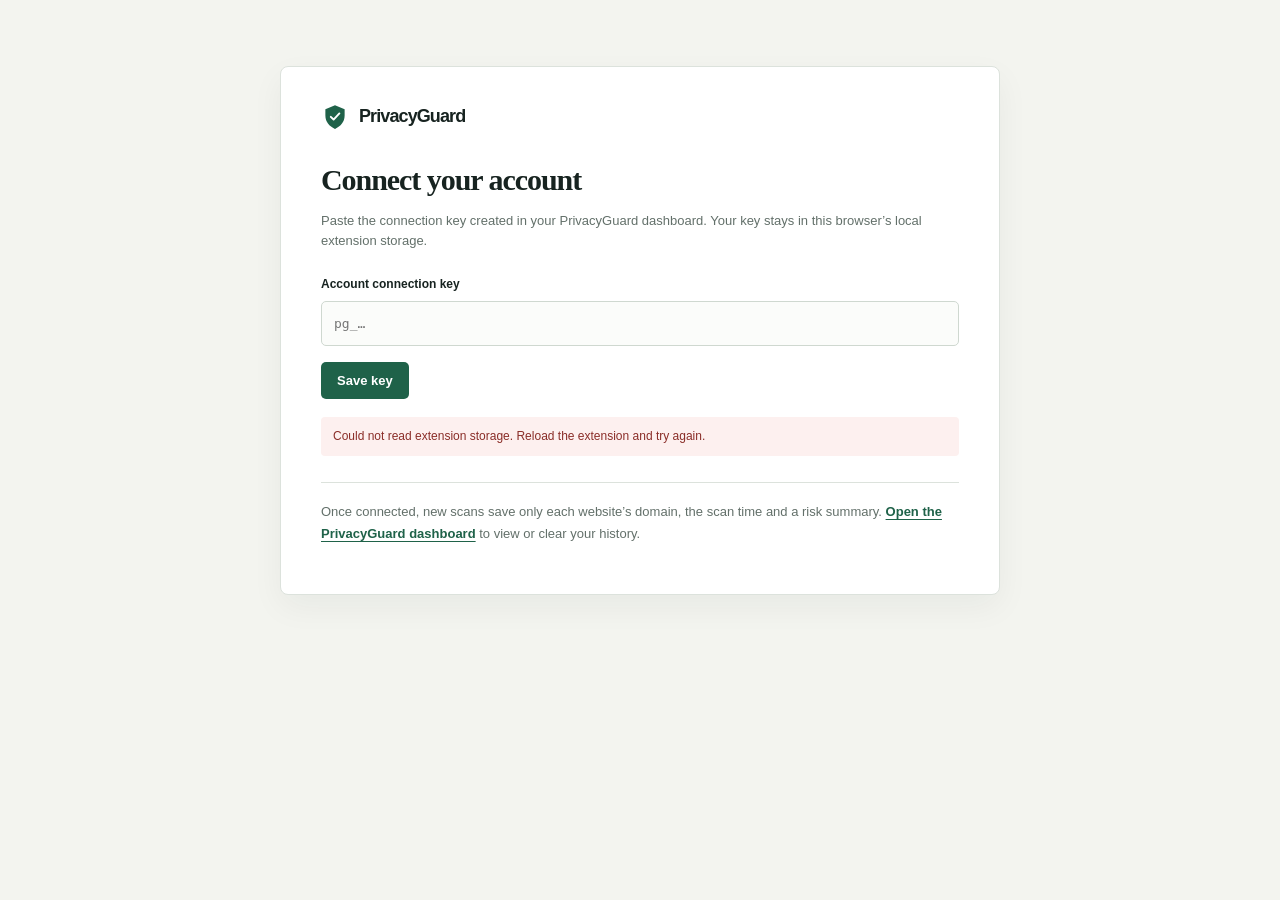
<file: extension/options.html>
<!doctype html>
<html lang="en">
<head>
  <meta charset="utf-8">
  <meta name="viewport" content="width=device-width, initial-scale=1">
  <title>PrivacyGuard settings</title>
  <style>
    :root{color-scheme:light;--ground:#f3f4ef;--paper:#fff;--ink:#172320;--muted:#63706a;--line:#dce2dc;--green:#1f6249;--green-dark:#194c3a}
    *{box-sizing:border-box}body{margin:0;background:var(--ground);color:var(--ink);font:15px/1.55 "Segoe UI",Arial,sans-serif;min-height:100vh;padding:24px;-webkit-font-smoothing:antialiased}
    :focus-visible{outline:3px solid #6b9b80;outline-offset:3px}.settings{max-width:720px;margin:42px auto;background:#fff;border:1px solid var(--line);border-radius:8px;padding:36px 40px;box-shadow:0 12px 32px #1c2d230d}
    .brand{display:flex;align-items:center;gap:10px;text-decoration:none;color:var(--ink);font-weight:750;font-size:18px;letter-spacing:-.05em}.brand svg{width:28px;height:28px;fill:var(--green)}.brand svg path+path{fill:none;stroke:#fff;stroke-width:2.2;stroke-linecap:round;stroke-linejoin:round}
    h1{font:700 30px/1.15 Georgia,"Times New Roman",serif;letter-spacing:-.035em;margin:32px 0 8px}.intro,.help{color:var(--muted);font-size:13px}.field{margin-top:24px}label{display:block;font-size:12px;font-weight:700;margin-bottom:8px}input{width:100%;height:45px;border:1px solid #cfd8d0;border-radius:5px;padding:0 12px;background:#fbfcfa;color:var(--ink);font:13px ui-monospace,Consolas,monospace}input:focus{border-color:var(--green);outline:2px solid #c9ddd0}
    button{border:0;border-radius:5px;padding:11px 16px;font:700 13px "Segoe UI",Arial,sans-serif;cursor:pointer}.save{background:var(--green);color:#fff;margin-top:16px}.save:hover{background:var(--green-dark)}.clear{background:transparent;color:#8f3b34;border:1px solid #d9b6b2;margin:0 0 0 9px}.clear:hover{background:#faeeec}.state{margin:18px 0 0;padding:10px 12px;border-radius:4px;background:#e7f0e9;color:var(--green);font-size:12px}.state.error{background:#fdf0ef;color:#8a2d28}.help{border-top:1px solid var(--line);padding-top:18px;margin-top:26px;line-height:1.7}.help a{color:var(--green);font-weight:600;text-underline-offset:3px}
    @media(max-width:540px){body{padding:12px}.settings{margin:18px auto;padding:26px 21px}h1{font-size:27px}}
  </style>
</head>
<body>
  <main class="settings">
    <a class="brand" href="http://localhost:8000/" target="_blank" rel="noreferrer">
      <svg viewBox="0 0 32 32" aria-hidden="true"><path d="M16 2.7 27 7v7.4c0 7.2-4.4 12.3-11 15.2C9.4 26.7 5 21.6 5 14.4V7l11-4.3Z"/><path d="m11.2 15.8 3.2 3.1 6.6-7"/></svg>
      <span>PrivacyGuard</span>
    </a>
    <h1>Connect your account</h1>
    <p class="intro">Paste the connection key created in your PrivacyGuard dashboard. Your key stays in this browser’s local extension storage.</p>
    <form id="settings-form">
      <div class="field"><label for="api-key">Account connection key</label><input id="api-key" type="password" autocomplete="off" spellcheck="false" placeholder="pg_…" required></div>
      <button class="save" type="submit">Save key</button>
      <button class="clear" id="clear-key" type="button" hidden>Disconnect</button>
    </form>
    <p class="state" id="state" role="status" hidden></p>
    <p class="help">Once connected, new scans save only each website’s domain, the scan time and a risk summary. <a href="http://localhost:8000/" target="_blank" rel="noreferrer">Open the PrivacyGuard dashboard</a> to view or clear your history.</p>
  </main>
  <script type="module" src="options.js"></script>
</body>
</html>
</file>
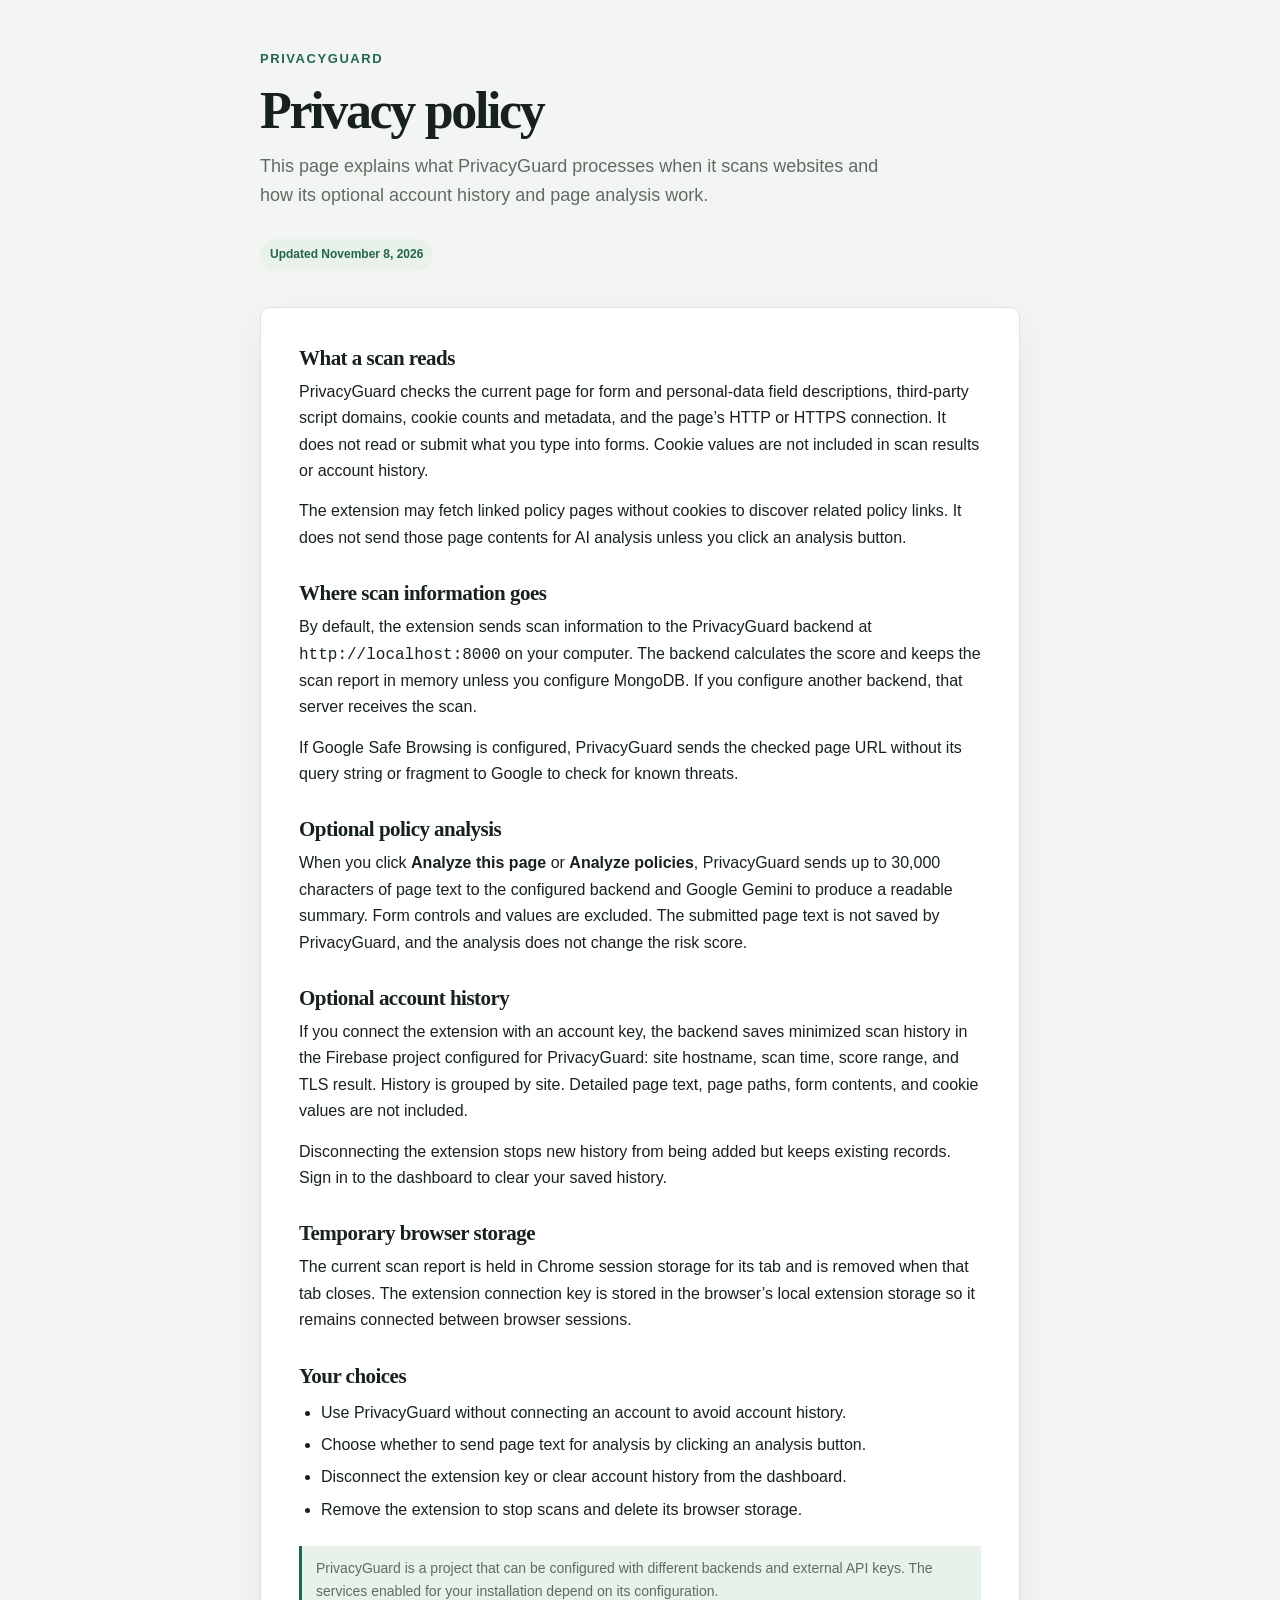
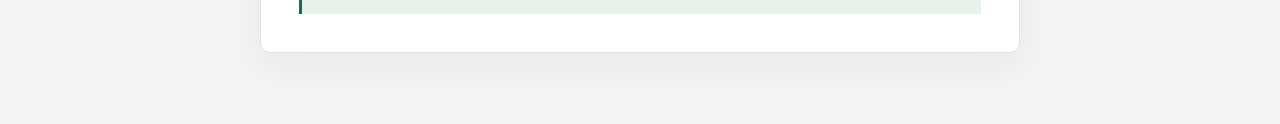
<file: extension/privacy.html>
<!doctype html>
<html lang="en">
<head>
  <meta charset="utf-8">
  <meta name="viewport" content="width=device-width, initial-scale=1">
  <meta name="color-scheme" content="light dark">
  <title>PrivacyGuard privacy policy</title>
  <style>
    :root{color-scheme:light dark;--bg:#f3f5f2;--card:#fff;--ink:#18221d;--muted:#5e6c64;--line:#dce3dd;--green:#24664d;--soft:#e8f1ea;font:16px/1.65 "Segoe UI",Arial,sans-serif}
    @media(prefers-color-scheme:dark){:root{--bg:#111714;--card:#19221d;--ink:#e7eee9;--muted:#a4b0a8;--line:#334139;--green:#8fc9a5;--soft:#233a2d}}
    *{box-sizing:border-box}body{margin:0;background:var(--bg);color:var(--ink)}main{width:min(760px,calc(100% - 36px));margin:48px auto 72px}.brand{color:var(--green);font-size:13px;font-weight:700;letter-spacing:.12em;text-transform:uppercase}h1{font:700 clamp(34px,7vw,52px)/1.08 Georgia,"Times New Roman",serif;letter-spacing:-.045em;margin:12px 0} .lede{color:var(--muted);font-size:18px;max-width:650px;margin:0 0 28px}.updated{display:inline-block;padding:6px 10px;border-radius:999px;background:var(--soft);color:var(--green);font-size:12px;font-weight:600}.card{background:var(--card);border:1px solid var(--line);border-radius:10px;padding:clamp(22px,5vw,38px);box-shadow:0 14px 36px rgb(20 40 25 / 5%)}h2{font:700 21px Georgia,"Times New Roman",serif;letter-spacing:-.025em;margin:30px 0 8px}h2:first-child{margin-top:0}p,ul{margin:0 0 14px}ul{padding-left:22px}li{padding:3px 0}a{color:var(--green);text-underline-offset:3px}.note{border-left:3px solid var(--green);padding:11px 14px;background:var(--soft);color:var(--muted);font-size:14px;margin:20px 0 0}
  </style>
</head>
<body>
  <main>
    <p class="brand">PrivacyGuard</p>
    <h1>Privacy policy</h1>
    <p class="lede">This page explains what PrivacyGuard processes when it scans websites and how its optional account history and page analysis work.</p>
    <p class="updated">Updated November 8, 2026</p>

    <article class="card" style="margin-top:22px">
      <h2>What a scan reads</h2>
      <p>PrivacyGuard checks the current page for form and personal-data field descriptions, third-party script domains, cookie counts and metadata, and the page’s HTTP or HTTPS connection. It does not read or submit what you type into forms. Cookie values are not included in scan results or account history.</p>
      <p>The extension may fetch linked policy pages without cookies to discover related policy links. It does not send those page contents for AI analysis unless you click an analysis button.</p>

      <h2>Where scan information goes</h2>
      <p>By default, the extension sends scan information to the PrivacyGuard backend at <code>http://localhost:8000</code> on your computer. The backend calculates the score and keeps the scan report in memory unless you configure MongoDB. If you configure another backend, that server receives the scan.</p>
      <p>If Google Safe Browsing is configured, PrivacyGuard sends the checked page URL without its query string or fragment to Google to check for known threats.</p>

      <h2>Optional policy analysis</h2>
      <p>When you click <strong>Analyze this page</strong> or <strong>Analyze policies</strong>, PrivacyGuard sends up to 30,000 characters of page text to the configured backend and Google Gemini to produce a readable summary. Form controls and values are excluded. The submitted page text is not saved by PrivacyGuard, and the analysis does not change the risk score.</p>

      <h2>Optional account history</h2>
      <p>If you connect the extension with an account key, the backend saves minimized scan history in the Firebase project configured for PrivacyGuard: site hostname, scan time, score range, and TLS result. History is grouped by site. Detailed page text, page paths, form contents, and cookie values are not included.</p>
      <p>Disconnecting the extension stops new history from being added but keeps existing records. Sign in to the dashboard to clear your saved history.</p>

      <h2>Temporary browser storage</h2>
      <p>The current scan report is held in Chrome session storage for its tab and is removed when that tab closes. The extension connection key is stored in the browser’s local extension storage so it remains connected between browser sessions.</p>

      <h2>Your choices</h2>
      <ul>
        <li>Use PrivacyGuard without connecting an account to avoid account history.</li>
        <li>Choose whether to send page text for analysis by clicking an analysis button.</li>
        <li>Disconnect the extension key or clear account history from the dashboard.</li>
        <li>Remove the extension to stop scans and delete its browser storage.</li>
      </ul>
      <p class="note">PrivacyGuard is a project that can be configured with different backends and external API keys. The services enabled for your installation depend on its configuration.</p>
    </article>
  </main>
</body>
</html>
</file>
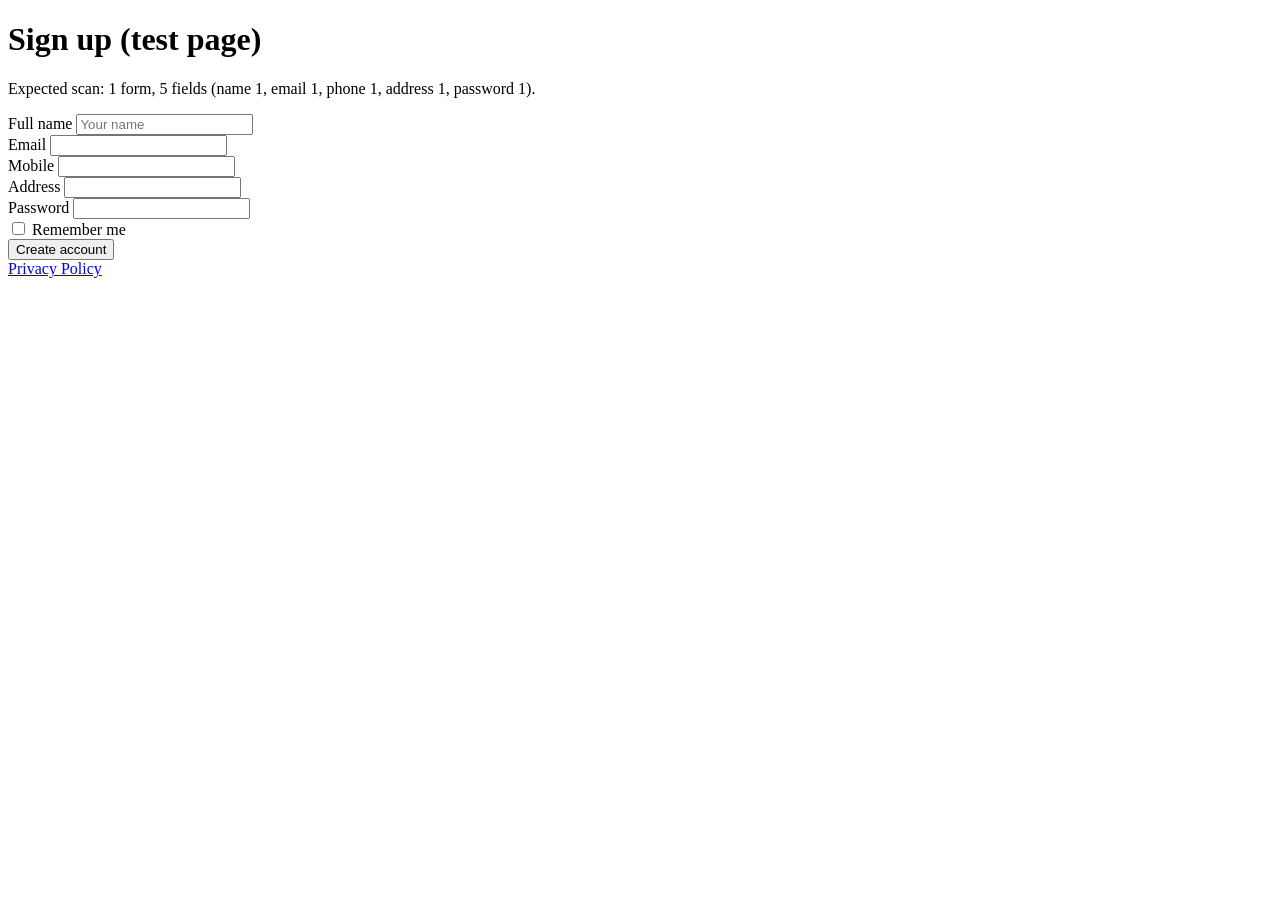
<file: test-pages/login-with-policy.html>
<!DOCTYPE html>
<html lang="en">
<head>
  <meta charset="UTF-8">
  <title>Test page: login-with-policy</title>
</head>
<body>
  <h1>Sign up (test page)</h1>
  <p>Expected scan: 1 form, 5 fields (name 1, email 1, phone 1, address 1, password 1).</p>

  <form action="#" onsubmit="return false">
    <label>Full name <input type="text" name="full_name" placeholder="Your name"></label><br>
    <label>Email <input type="email" name="user_email"></label><br>
    <label>Mobile <input type="tel" name="phone_number"></label><br>
    <label>Address <input type="text" name="street_address" autocomplete="street-address"></label><br>
    <label>Password <input type="password" name="password"></label><br>
    <input type="checkbox" name="remember"> Remember me<br>
    <button type="submit">Create account</button>
  </form>

  <footer><a href="/privacy.html">Privacy Policy</a></footer>
</body>
</html>
</file>
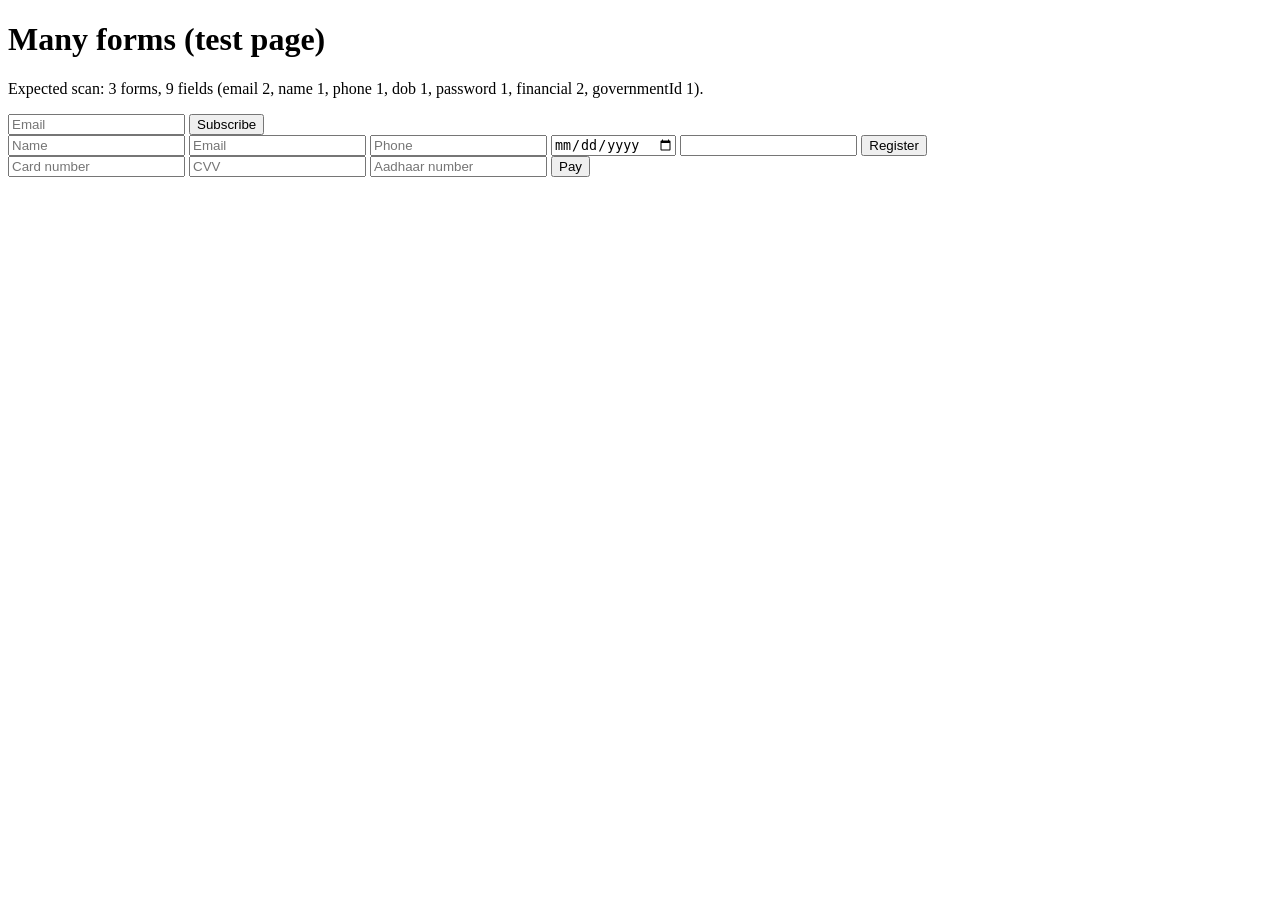
<file: test-pages/many-forms.html>
<!DOCTYPE html>
<html lang="en">
<head>
  <meta charset="UTF-8">
  <title>Test page: many-forms</title>
</head>
<body>
  <h1>Many forms (test page)</h1>
  <p>Expected scan: 3 forms, 9 fields (email 2, name 1, phone 1, dob 1, password 1, financial 2, governmentId 1).</p>

  <form onsubmit="return false">
    <input type="email" name="newsletter_email" placeholder="Email">
    <button>Subscribe</button>
  </form>

  <form onsubmit="return false">
    <input type="text" name="first_name" placeholder="Name">
    <input type="email" name="contact_email" placeholder="Email">
    <input type="tel" name="mobile" placeholder="Phone">
    <input type="date" name="dob" placeholder="Date of birth">
    <input type="password" name="password">
    <button>Register</button>
  </form>

  <form onsubmit="return false">
    <input type="text" name="card_number" placeholder="Card number" autocomplete="cc-number">
    <input type="text" name="cvv" placeholder="CVV">
    <input type="text" name="aadhaar" placeholder="Aadhaar number">
    <button>Pay</button>
  </form>
</body>
</html>
</file>
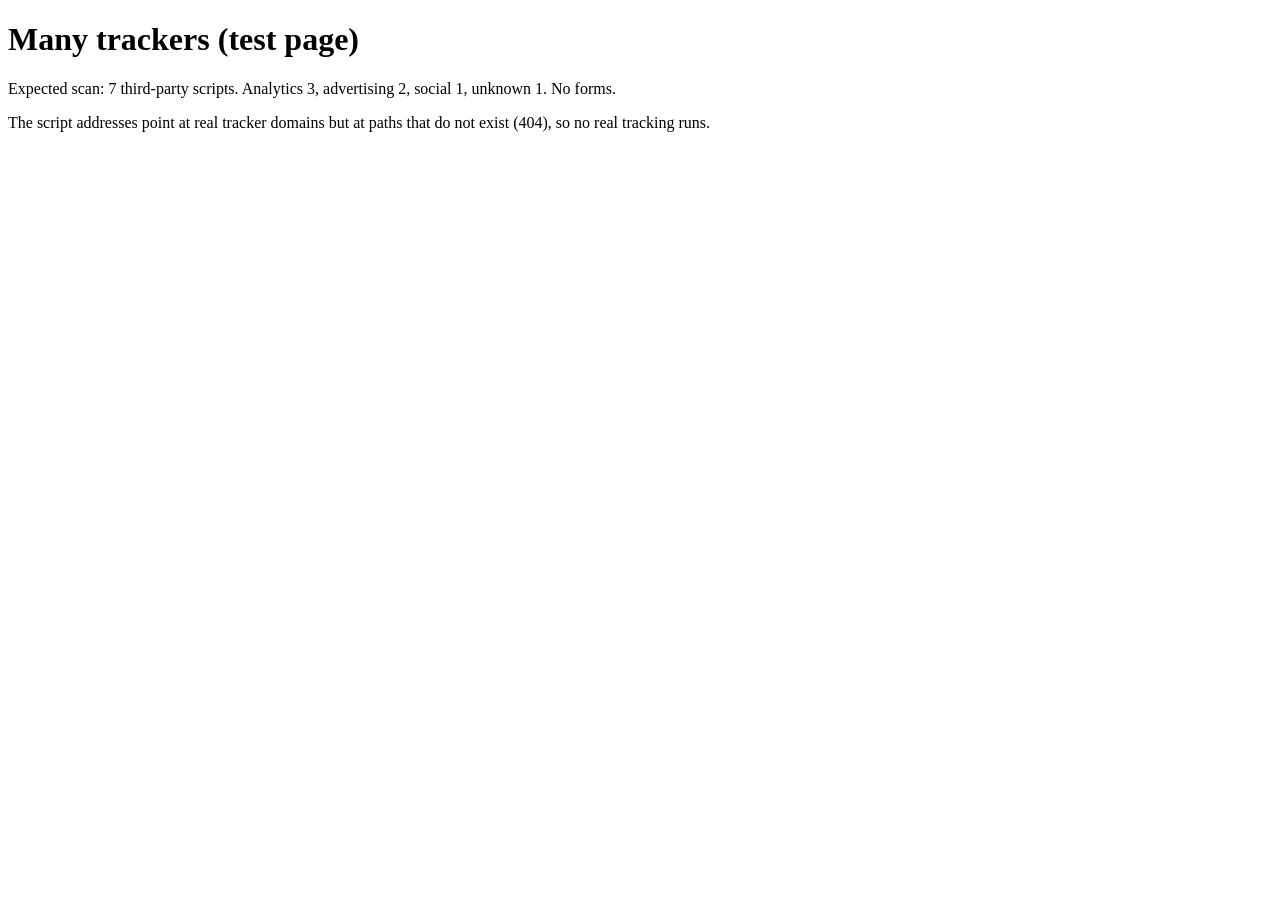
<file: test-pages/many-trackers.html>
<!DOCTYPE html>
<html lang="en">
<head>
  <meta charset="UTF-8">
  <title>Test page: many-trackers</title>
</head>
<body>
  <h1>Many trackers (test page)</h1>
  <p>Expected scan: 7 third-party scripts. Analytics 3, advertising 2, social 1, unknown 1. No forms.</p>
  <p>The script addresses point at real tracker domains but at paths that do not exist (404), so no real tracking runs.</p>

  <script src="https://www.google-analytics.com/pg-test.js" async></script>
  <script src="https://www.googletagmanager.com/pg-test.js" async></script>
  <script src="https://static.hotjar.com/pg-test.js" async></script>
  <script src="https://securepubads.g.doubleclick.net/pg-test.js" async></script>
  <script src="https://pagead2.googlesyndication.com/pg-test.js" async></script>
  <script src="https://connect.facebook.net/pg-test.js" async></script>
  <script src="https://cdn.some-unknown-site.example/pg-test.js" async></script>
</body>
</html>
</file>
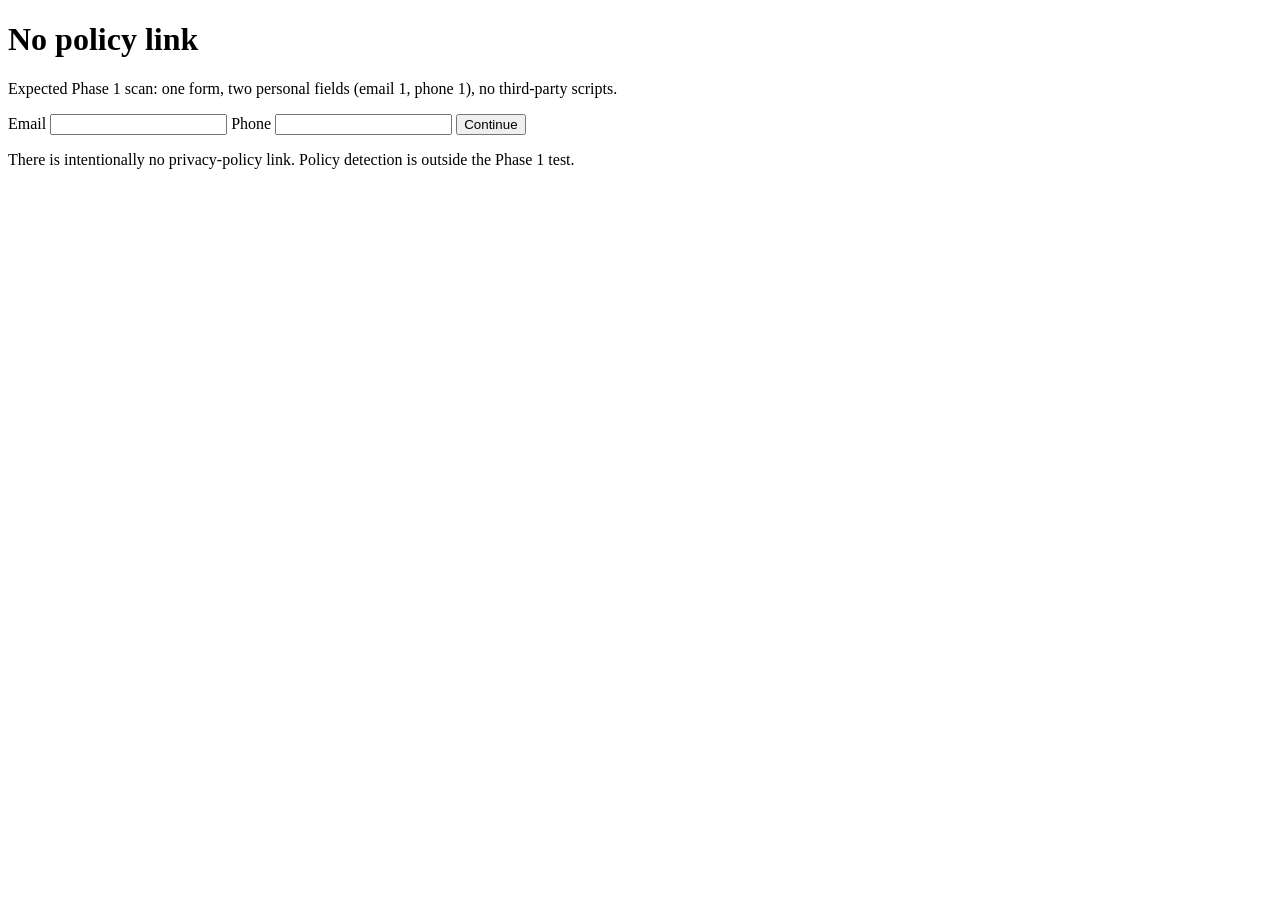
<file: test-pages/no-policy.html>
<!DOCTYPE html>
<html lang="en"><head><meta charset="UTF-8"><title>Page without policy link</title></head>
<body>
  <h1>No policy link</h1>
  <p>Expected Phase 1 scan: one form, two personal fields (email 1, phone 1), no third-party scripts.</p>
  <form onsubmit="return false">
    <label>Email <input type="email" name="email"></label>
    <label>Phone <input type="tel" name="phone"></label>
    <button type="submit">Continue</button>
  </form>
  <p>There is intentionally no privacy-policy link. Policy detection is outside the Phase 1 test.</p>
</body></html>
</file>
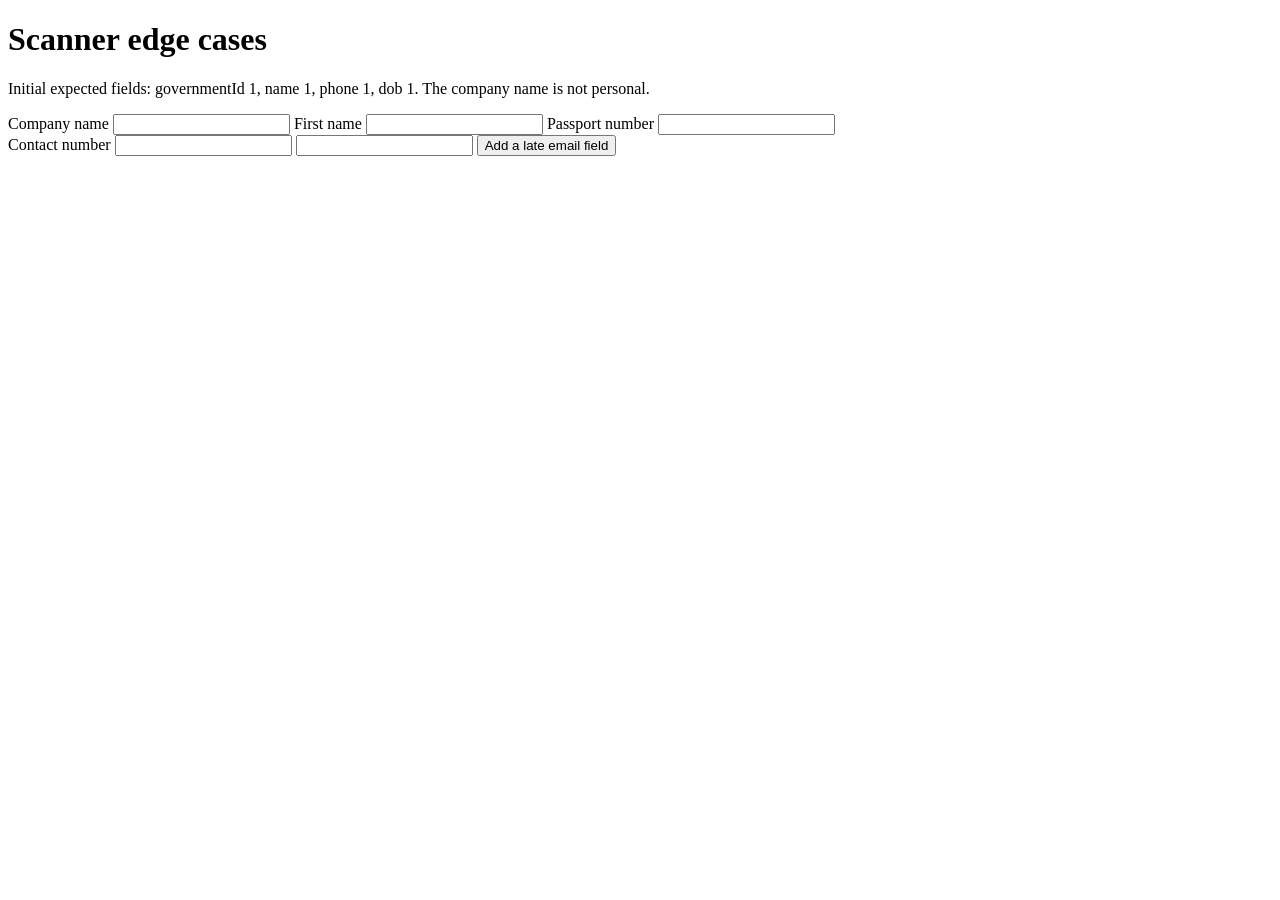
<file: test-pages/scanner-edge-cases.html>
<!DOCTYPE html>
<html lang="en">
<head>
  <meta charset="UTF-8">
  <title>Scanner edge cases</title>
</head>
<body>
  <h1>Scanner edge cases</h1>
  <p>Initial expected fields: governmentId 1, name 1, phone 1, dob 1. The company name is not personal.</p>
  <form onsubmit="return false">
    <label>Company name <input type="text" name="company_name"></label>
    <label>First name <input type="text" name="first_name"></label>
    <label>Passport number <input type="text" name="passport"></label>
  </form>
  <label>Contact number <input type="text" name="contact_number"></label>
  <input type="text" autocomplete="bday" aria-label="Birth date">
  <button id="late-field">Add a late email field</button>
  <div id="late-fields"></div>
  <script>
    document.getElementById("late-field").addEventListener("click", () => {
      const input = document.createElement("input");
      input.type = "email";
      input.name = "contact_email";
      document.getElementById("late-fields").replaceChildren(input);
    });
  </script>
</body>
</html>
</file>
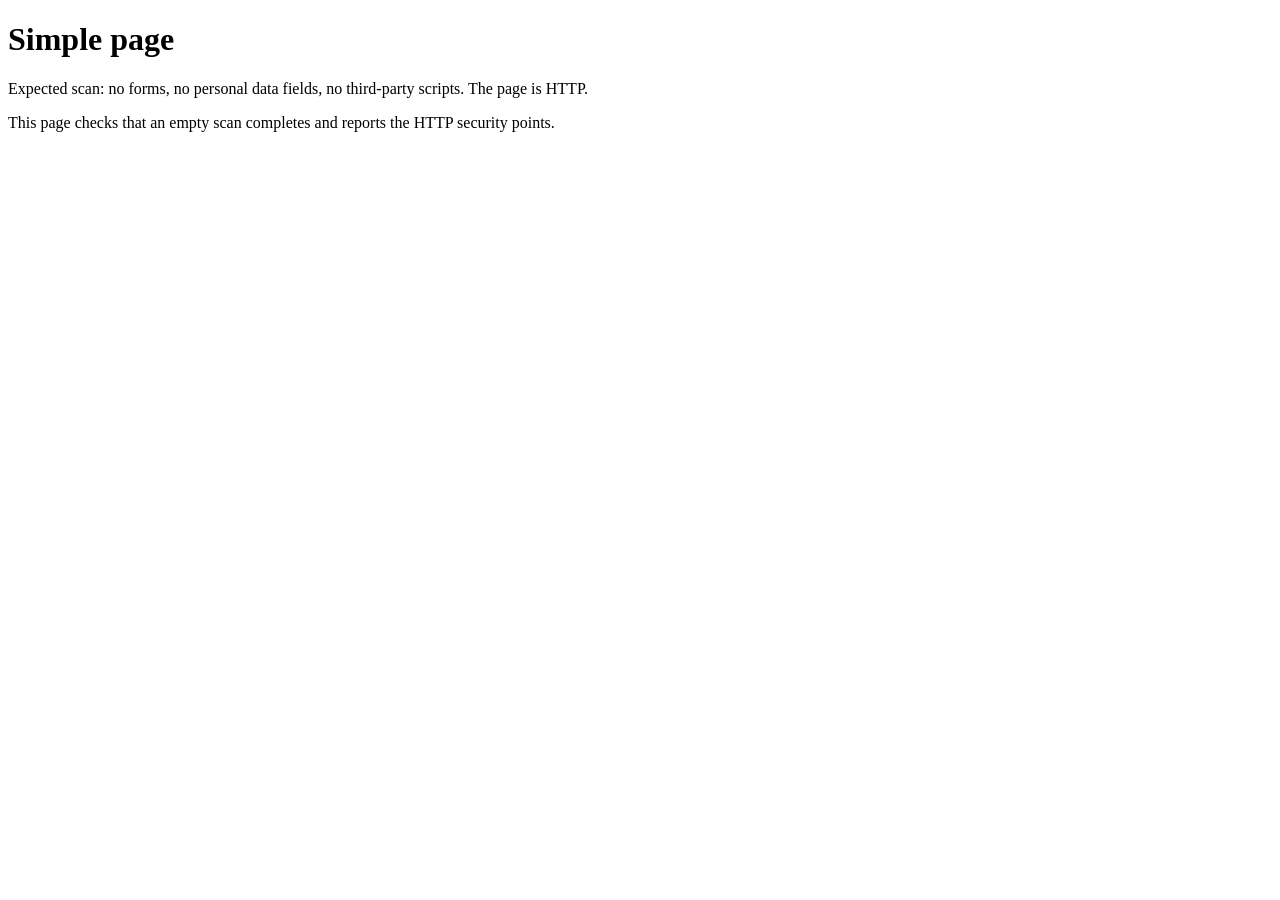
<file: test-pages/simple.html>
<!DOCTYPE html>
<html lang="en"><head><meta charset="UTF-8"><title>Simple PrivacyGuard test</title></head>
<body>
  <h1>Simple page</h1>
  <p>Expected scan: no forms, no personal data fields, no third-party scripts. The page is HTTP.</p>
  <p>This page checks that an empty scan completes and reports the HTTP security points.</p>
</body></html>
</file>
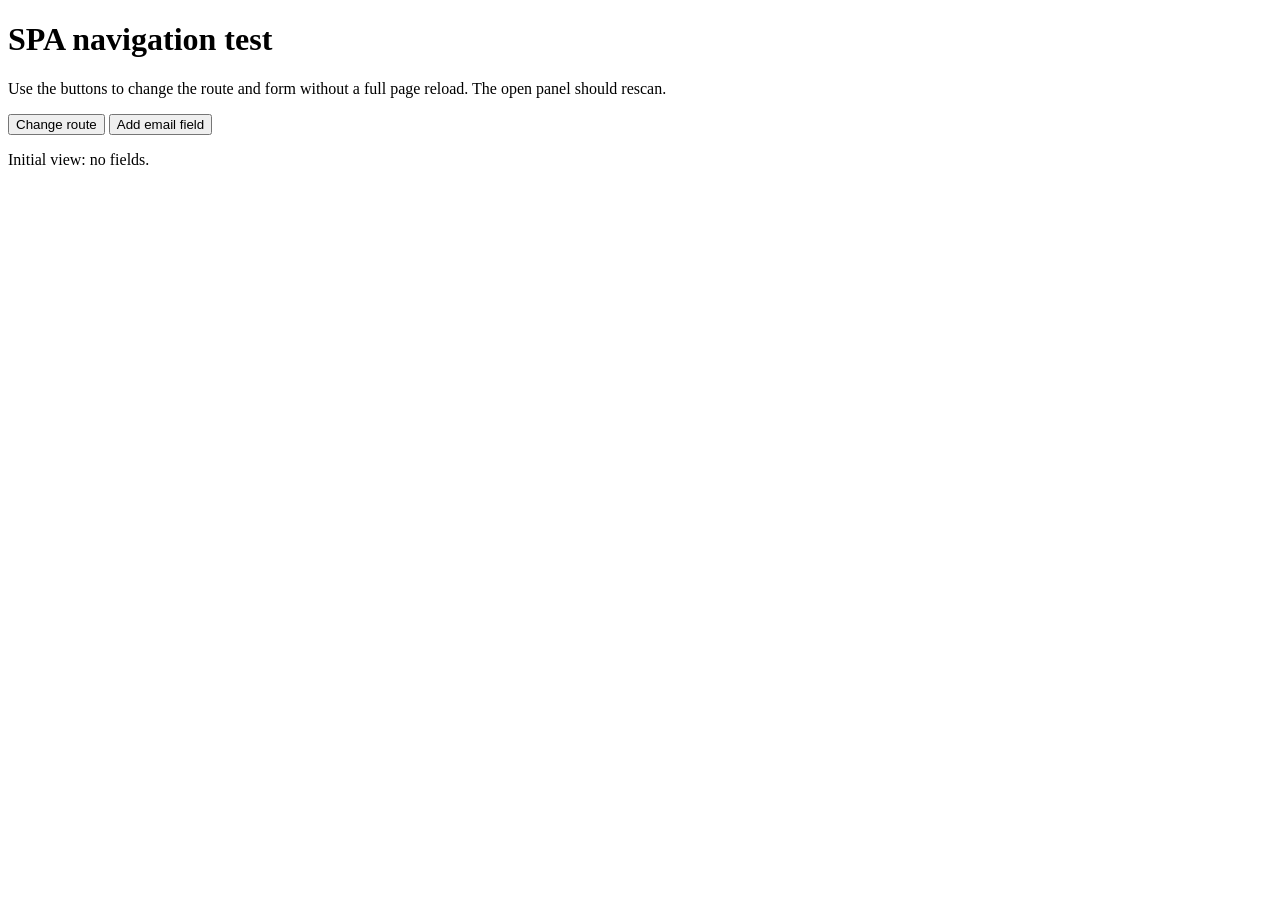
<file: test-pages/spa-navigation.html>
<!DOCTYPE html>
<html lang="en"><head><meta charset="UTF-8"><title>SPA navigation test</title></head>
<body>
  <h1>SPA navigation test</h1>
  <p>Use the buttons to change the route and form without a full page reload. The open panel should rescan.</p>
  <button id="route">Change route</button>
  <button id="content">Add email field</button>
  <main id="view"><p>Initial view: no fields.</p></main>
  <script>
    document.getElementById("route").addEventListener("click", () => {
      history.pushState({}, "", "?view=" + Date.now());
      document.querySelector("h1").textContent = "SPA route changed";
    });
    document.getElementById("content").addEventListener("click", () => {
      const form = document.createElement("form");
      form.innerHTML = '<label>Email <input type="email" name="email"></label>';
      document.getElementById("view").replaceChildren(form);
    });
  </script>
</body></html>
</file>
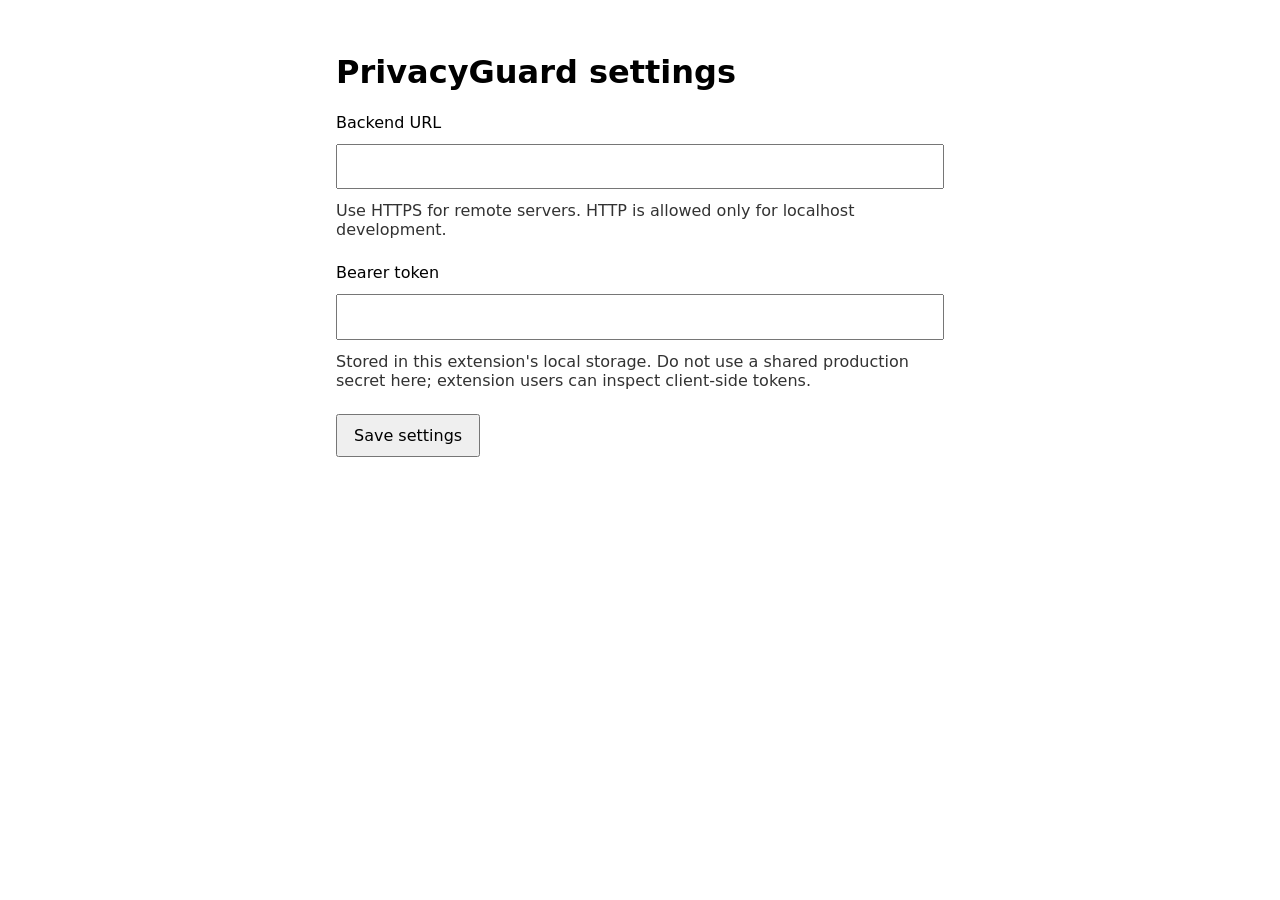
<file: extension/options/options.html>
<!doctype html>
<html lang="en">
<head>
  <meta charset="utf-8">
  <meta name="viewport" content="width=device-width, initial-scale=1">
  <title>PrivacyGuard settings</title>
  <link rel="stylesheet" href="options.css">
</head>
<body>
  <main>
    <h1>PrivacyGuard settings</h1>
    <form id="settings-form">
      <label for="backend-url">Backend URL</label>
      <input id="backend-url" name="backend-url" type="url" required autocomplete="url">
      <p>Use HTTPS for remote servers. HTTP is allowed only for localhost development.</p>

      <label for="api-token">Bearer token</label>
      <input id="api-token" name="api-token" type="password" autocomplete="new-password" spellcheck="false">
      <p>Stored in this extension's local storage. Do not use a shared production secret here; extension users can inspect client-side tokens.</p>

      <button type="submit">Save settings</button>
      <output id="status" aria-live="polite"></output>
    </form>
  </main>
  <script type="module" src="options.js"></script>
</body>
</html>
</file>
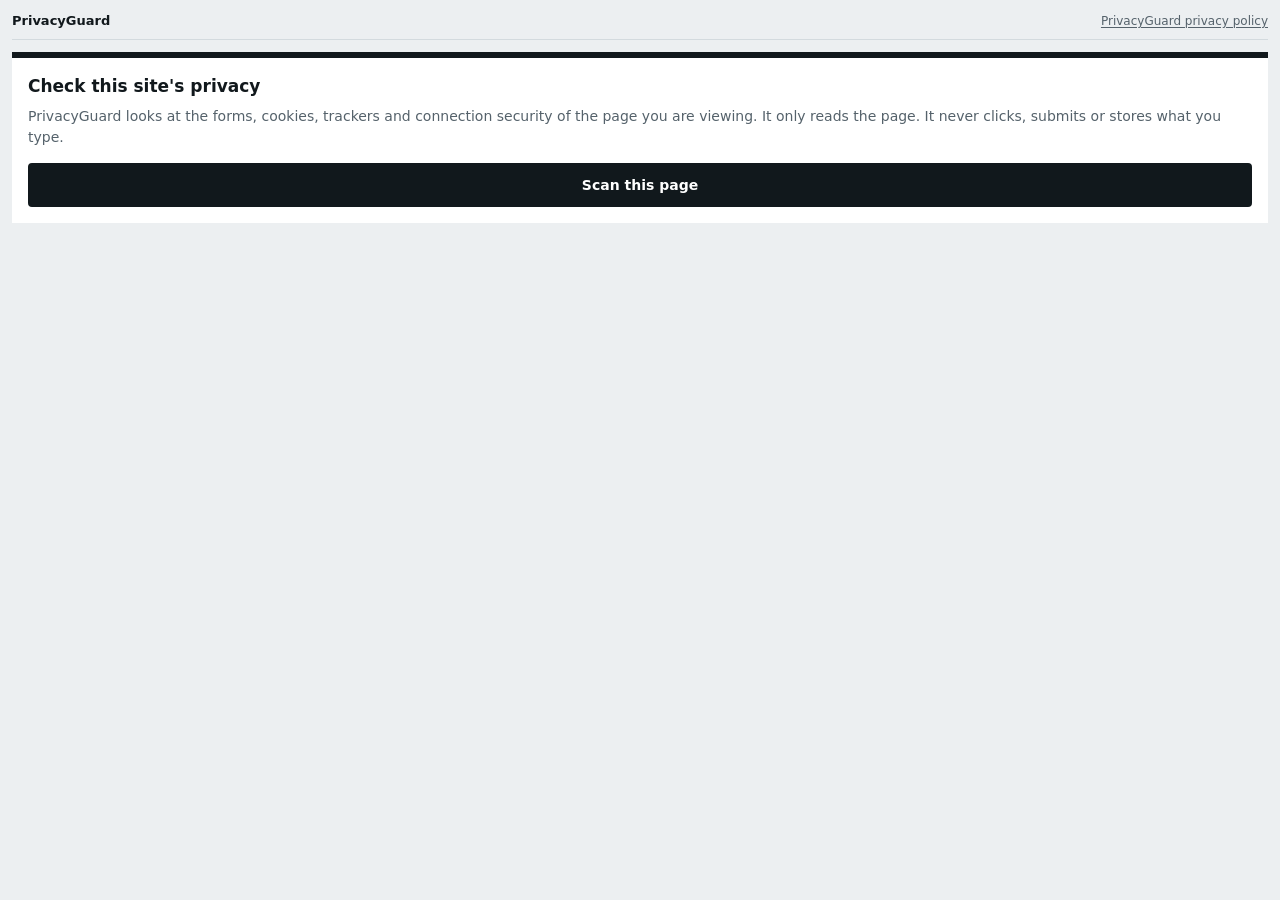
<file: extension/popup/popup.html>
<!DOCTYPE html>
<html lang="en">

<head>
  <meta charset="UTF-8" />
  <meta name="viewport" content="width=device-width, initial-scale=1.0" />
  <title>PrivacyGuard</title>
  <link rel="stylesheet" href="style.css" />
</head>

<body>
  <header class="extension-topbar">
    <span>PrivacyGuard</span>
    <a href="../privacy.html" target="_blank" rel="noopener noreferrer">PrivacyGuard privacy policy</a>
  </header>
  <!--
    Four states. Only the matching [data-view] block is visible (see style.css).
    The sample values below are placeholders. ui.js overwrites them, and popup.js sets the state.
    Step 5 (popup.js) will set the state and ui.js (Step 3) will fill every element that has an id.
  -->
  <main id="app" data-state="idle">

    <!-- 1. IDLE: before the first scan -->
    <section class="label empty" data-view="idle">
      <h2>Check this site's privacy</h2>
      <p>PrivacyGuard looks at the forms, cookies, trackers and connection security of the page you are viewing. It only
        reads the page. It never clicks, submits or stores what you type.</p>
      <div class="actions">
        <button class="btn btn-primary" id="btn-scan" type="button">Scan this page</button>
      </div>
    </section>

    <!-- 2. SCANNING: loading skeleton -->
    <section class="label" data-view="scanning" aria-live="polite" aria-busy="true">
      <h2>Scanning <span id="scanning-site">this page</span></h2>
      <p class="muted">Reading forms, cookies, trackers and the connection.</p>
      <div class="skeleton big"></div>
      <div class="skeleton"></div>
      <div class="skeleton"></div>
      <div class="skeleton"></div>
    </section>

    <!-- 3. RESULT: the privacy label. Set data-risk to low | moderate | high | very-high -->
    <section class="label" data-view="result" data-risk="high">
      <div class="label-head">
        <h1>PrivacyGuard</h1>
        <span class="site" id="site">example.com</span>
      </div>

      <div class="score">
        <span class="score-value" id="score-value">67<small>/100</small></span>
        <span class="score-level" id="score-level">High exposure</span>
      </div>
      <div class="meter" id="meter" aria-hidden="true">
        <span class="on"></span><span class="on"></span><span class="on"></span><span></span>
      </div>

      <div class="section policy-discovery" data-phase2>
        <div class="section-heading-row">
          <h2 class="section-title">Policies found on this page</h2>
          <button class="icon-button" id="open-policy-reports" type="button" aria-label="Open analyzed policy reports"
            title="Open analyzed reports" disabled>
            <svg viewBox="0 0 20 20" aria-hidden="true"><path d="M10 3v14M3 10h14" /></svg>
          </button>
        </div>
        <p class="muted policy-hint" id="policy-hint">Looking for privacy, cookie, terms and other policy pages linked here.</p>
        <ul class="link-list policy-link-list" id="policy-links">
          <li><span class="muted">No policy pages found yet.</span></li>
        </ul>
        <div class="policy-action-row">
          <button class="btn btn-primary" id="btn-analyze-policies" type="button" data-phase2 disabled>Analyze policies</button>
        </div>
      </div>

      <p class="muted score-note">Exposure score based on data collection and sharing; it is not a trust rating.</p>

      <div class="section" id="site-reputation">
        <h2 class="section-title">Website reputation</h2>
        <div class="row">
          <span class="row-name">Google Safe Browsing</span>
          <span class="row-value"><span class="tag warn" id="reputation-status">Checking</span></span>
        </div>
        <p class="muted reputation-message" id="reputation-message" aria-live="polite">Checking this page with Google Safe Browsing.</p>
      </div>

      <div id="warnings"></div>

      <div class="section">
        <h2 class="section-title">Personal data</h2>
        <div class="row"><span class="row-name">Forms on page</span><span class="row-value" id="v-forms">3</span></div>
        <div class="row"><span class="row-name">Personal data fields</span><span class="row-value"
            id="v-fields">7</span></div>
        <div id="fieldtypes">
          <div class="row indent"><span class="row-name">Email</span><span class="row-value">2</span></div>
          <div class="row indent"><span class="row-name">Name</span><span class="row-value">1</span></div>
          <div class="row indent"><span class="row-name">Phone</span><span class="row-value">1</span></div>
          <div class="row indent"><span class="row-name">Address</span><span class="row-value">1</span></div>
          <div class="row indent"><span class="row-name">Password</span><span class="row-value">1</span></div>
        </div>
      </div>

      <div class="section">
        <h2 class="section-title">Trackers</h2>
        <div id="tracker-rows"></div>
      </div>

      <div class="section">
        <h2 class="section-title">Cookies</h2>
        <div id="cookie-rows"></div>
      </div>

      <div class="section">
        <h2 class="section-title">Connection</h2>
        <div class="row"><span class="row-name">Protocol</span><span class="row-value"><span class="tag"
              id="v-https">HTTPS</span></span></div>
        <div class="row"><span class="row-name">Certificate check</span><span class="row-value"><span class="tag"
              id="v-tls">Waiting for scan</span></span></div>
      </div>

      <div class="section">
        <h2 class="section-title">Where the score comes from</h2>
        <div class="row"><span class="row-name">Personal data</span><span class="row-value" id="b-personal">25</span>
        </div>
        <div class="row"><span class="row-name">Trackers and cookies</span><span class="row-value" id="b-trackers">15</span></div>
        <div class="row"><span class="row-name">Security</span><span class="row-value" id="b-security">10</span></div>
      </div>

      <div class="section">
        <h2 class="section-title">What you can do</h2>
        <ul class="reco" id="reco">
          <li>Review third-party tracking before signing up.</li>
          <li>Check the privacy policy for data deletion information.</li>
        </ul>
      </div>

      <div class="actions">
        <button class="btn btn-primary" id="btn-analyze" type="button" data-phase2>Analyze this page</button>
        <button class="btn" id="btn-rescan" type="button">Rescan</button>
      </div>

      <dialog class="policy-report-dialog" id="policy-report-dialog" aria-labelledby="policy-report-title">
        <div class="dialog-heading">
          <div>
            <h2 id="policy-report-title">Analyzed policy reports</h2>
            <p class="muted" id="policy-report-count"></p>
          </div>
          <button class="icon-button" id="close-policy-reports" type="button" aria-label="Close analyzed reports">
            <svg viewBox="0 0 20 20" aria-hidden="true"><path d="m5 5 10 10M15 5 5 15" /></svg>
          </button>
        </div>
        <div class="dialog-scroll" id="policy-report-list"></div>
      </dialog>
    </section>

    <!-- 4. ERROR -->
    <section class="label" data-view="error" aria-live="assertive">
      <div class="banner">
        <strong id="error-title">Can't scan this page</strong>
        <span id="error-message">Chrome does not let extensions run on this page. Open a normal website and try
          again.</span>
      </div>
      <div class="actions">
        <button class="btn btn-primary" id="btn-retry" type="button">Try again</button>
      </div>
    </section>

  </main>
  <script type="module" src="popup.js"></script>
</body>

</html>
</file>
<file: extension/options/options.css>
:root { color-scheme: light dark; font: 16px system-ui, sans-serif; }
body { margin: 0; padding: 2rem; }
main { max-width: 38rem; margin: 0 auto; }
form { display: grid; gap: 0.75rem; }
input { padding: 0.7rem; font: inherit; }
p { margin: 0 0 0.75rem; opacity: 0.8; }
button { justify-self: start; padding: 0.65rem 1rem; font: inherit; cursor: pointer; }
output { min-height: 1.5em; }
</file>
<file: extension/popup/style.css>
/* PrivacyGuard side panel styles. Owner: Tanishq.
   Design idea: the report is a "privacy label" for a website, like a nutrition label:
   thick ink rules, thin hairlines, one big number. Colour is reserved for risk. */

/* ---------- 1. Tokens ---------- */
:root {
  --ground: #eceff1;
  --paper: #ffffff;
  --ink: #11181c;
  --muted: #55626b;
  --hair: #d3dade;
  --focus: #1a5fd0;

  --risk-low: #14764a;
  --risk-moderate: #8a6500;
  --risk-high: #c2501c;
  --risk-very-high: #b3261e;
  --risk-low-bg: #e3f3ea;
  --risk-moderate-bg: #faf0cf;
  --risk-high-bg: #fbe6da;
  --risk-very-high-bg: #fadcda;

  --font: system-ui, -apple-system, "Segoe UI", Roboto, "Helvetica Neue", Arial, sans-serif;
  --fs-xs: 12px;
  --fs-sm: 13px;
  --fs-md: 14px;
  --fs-lg: 17px;
  --fs-score: 72px;

  --sp-1: 4px;
  --sp-2: 8px;
  --sp-3: 12px;
  --sp-4: 16px;
  --sp-5: 24px;

  --rule-thick: 6px;
  --rule-mid: 2px;
  --radius: 4px;
}

@media (prefers-color-scheme: dark) {
  :root {
    --ground: #0d1114;
    --paper: #161c20;
    --ink: #e8eef1;
    --muted: #93a1aa;
    --hair: #2a343a;
    --focus: #7fb0ff;

    --risk-low: #4cc38a;
    --risk-moderate: #e3b93c;
    --risk-high: #f08a52;
    --risk-very-high: #ff7b72;
    --risk-low-bg: #12301f;
    --risk-moderate-bg: #3a2f0f;
    --risk-high-bg: #3b2418;
    --risk-very-high-bg: #3d1d1b;
  }
}

/* ---------- 2. Base ---------- */
*,
*::before,
*::after {
  box-sizing: border-box;
}

html,
body {
  margin: 0;
  min-height: 100%;
}

body {
  font-family: var(--font);
  font-size: var(--fs-md);
  line-height: 1.45;
  color: var(--ink);
  background: var(--ground);
  padding: var(--sp-3);
  -webkit-font-smoothing: antialiased;
}

.extension-topbar {
  align-items: center;
  border-bottom: 1px solid var(--hair);
  display: flex;
  justify-content: space-between;
  margin: 0 0 var(--sp-3);
  padding: 0 0 var(--sp-2);
}
.extension-topbar span {
  font-size: var(--fs-sm);
  font-weight: 700;
}
.extension-topbar a {
  color: var(--muted);
  font-size: var(--fs-xs);
}

h1,
h2,
h3,
p {
  margin: 0;
}

h1 {
  font-size: var(--fs-lg);
  font-weight: 700;
  letter-spacing: -0.01em;
}

h2 {
  font-size: var(--fs-md);
  font-weight: 700;
}

a {
  color: inherit;
  text-underline-offset: 2px;
}

ul {
  margin: 0;
  padding: 0;
  list-style: none;
}

:focus-visible {
  outline: 2px solid var(--focus);
  outline-offset: 2px;
}

.sr-only {
  position: absolute;
  width: 1px;
  height: 1px;
  margin: -1px;
  padding: 0;
  overflow: hidden;
  clip: rect(0 0 0 0);
  white-space: nowrap;
  border: 0;
}

.muted {
  color: var(--muted);
}

.num {
  font-variant-numeric: tabular-nums;
}

/* ---------- 3. Risk bands ----------
   Put data-risk="low|moderate|high|very-high" on any ancestor.
   Children read --risk and --risk-bg. */
[data-risk="low"] {
  --risk: var(--risk-low);
  --risk-bg: var(--risk-low-bg);
}

[data-risk="moderate"] {
  --risk: var(--risk-moderate);
  --risk-bg: var(--risk-moderate-bg);
}

[data-risk="high"] {
  --risk: var(--risk-high);
  --risk-bg: var(--risk-high-bg);
}

[data-risk="very-high"] {
  --risk: var(--risk-very-high);
  --risk-bg: var(--risk-very-high-bg);
}

/* ---------- 4. The label ---------- */
.label {
  background: var(--paper);
  border-top: var(--rule-thick) solid var(--ink);
  padding: var(--sp-4);
}

.label-head {
  display: flex;
  justify-content: space-between;
  align-items: baseline;
  gap: var(--sp-3);
  padding-bottom: var(--sp-3);
  border-bottom: var(--rule-mid) solid var(--ink);
}

.site {
  font-size: var(--fs-sm);
  color: var(--muted);
  overflow-wrap: anywhere;
  text-align: right;
}

/* Score: the one big thing */
.score {
  display: flex;
  align-items: flex-end;
  justify-content: space-between;
  gap: var(--sp-3);
  padding: var(--sp-3) 0;
  border-bottom: var(--rule-thick) solid var(--ink);
}

.score-value {
  font-size: var(--fs-score);
  font-weight: 800;
  line-height: 0.9;
  letter-spacing: -0.04em;
  font-variant-numeric: tabular-nums;
  color: var(--risk, var(--ink));
}

.score-value small {
  font-size: var(--fs-md);
  font-weight: 600;
  letter-spacing: 0;
  color: var(--muted);
  margin-left: var(--sp-1);
}

.score-level {
  font-size: var(--fs-md);
  font-weight: 700;
  padding: var(--sp-1) var(--sp-3);
  background: var(--risk-bg, var(--hair));
  color: var(--risk, var(--ink));
  border-radius: var(--radius);
}

/* Four-segment meter: low, moderate, high, very high */
.meter {
  display: grid;
  grid-template-columns: repeat(4, 1fr);
  gap: 3px;
  margin-top: var(--sp-3);
}

.meter span {
  height: 6px;
  background: var(--hair);
  border-radius: 1px;
}

.meter span.on {
  background: var(--risk, var(--ink));
}

/* Rows: "name ........ value" */
.section {
  padding-top: var(--sp-3);
}

.policy-discovery[hidden] {
  display: none;
}

.section+.section {
  margin-top: var(--sp-3);
  border-top: var(--rule-mid) solid var(--ink);
}

.section-title {
  margin-bottom: var(--sp-1);
}

.row {
  display: flex;
  justify-content: space-between;
  align-items: baseline;
  gap: var(--sp-3);
  padding: var(--sp-2) 0;
  border-bottom: 1px solid var(--hair);
}

.row.detail-row {
  border-bottom: 0;
  background: linear-gradient(var(--hair), var(--hair)) center bottom / calc(100% - var(--sp-2)) 1px no-repeat;
}

.row:last-child {
  border-bottom: 0;
}

.row-name {
  color: var(--ink);
}

.row-value {
  font-weight: 700;
  font-variant-numeric: tabular-nums;
  text-align: right;
}

.row-value.zero {
  color: var(--muted);
  font-weight: 500;
}

.detail-value {
  display: inline-flex;
  align-items: center;
  gap: var(--sp-1);
}

.detail-count {
  min-width: 1.5em;
}

.detail-count.zero {
  color: var(--muted);
  font-weight: 500;
}

.detail-toggle {
  display: inline-grid;
  place-items: center;
  width: 20px;
  height: 20px;
  padding: 0;
  border: 0;
  border-radius: var(--radius);
  background: transparent;
  color: var(--ink);
  cursor: pointer;
}

.detail-toggle:hover {
  background: var(--hair);
}

.detail-chevron {
  width: 6px;
  height: 6px;
  border-right: 1.5px solid currentColor;
  border-bottom: 1.5px solid currentColor;
  transform: translateY(-1px) rotate(45deg);
}

.details-list {
  padding: 0 var(--sp-1) 2px var(--sp-4);
  border-bottom: 0;
  background: linear-gradient(var(--hair), var(--hair)) center bottom / calc(100% - var(--sp-2)) 1px no-repeat;
  font-size: var(--fs-sm);
  overflow-wrap: anywhere;
}

.details-list li {
  padding: 2px 0;
}

.details-list[hidden] {
  display: none;
}

.details-more {
  padding: var(--sp-1) 0;
  border: 0;
  background: transparent;
  color: var(--focus);
  font: inherit;
  font-size: var(--fs-sm);
  cursor: pointer;
}

.details-more:hover {
  text-decoration: underline;
}

.details-more[hidden] {
  display: none;
}

.row.indent .row-name {
  padding-left: var(--sp-4);
  color: var(--muted);
  font-size: var(--fs-sm);
}

/* Small status tag */
.tag {
  display: inline-block;
  font-size: var(--fs-xs);
  font-weight: 700;
  padding: 1px var(--sp-2);
  border-radius: var(--radius);
  background: var(--hair);
  color: var(--ink);
}

.tag.ok {
  background: var(--risk-low-bg);
  color: var(--risk-low);
}

.tag.warn {
  background: var(--risk-moderate-bg);
  color: var(--risk-moderate);
}

.tag.bad {
  background: var(--risk-very-high-bg);
  color: var(--risk-very-high);
}

/* Link list: possible privacy links when the policy is not found */
.link-list li {
  border-bottom: 1px solid var(--hair);
}

.link-list li:last-child {
  border-bottom: 0;
}

.link-list a {
  display: block;
  padding: var(--sp-2) 0;
  font-size: var(--fs-sm);
}

.section-heading-row {
  display: flex;
  align-items: center;
  justify-content: space-between;
  gap: var(--sp-2);
}
.policy-hint {
  font-size: var(--fs-sm);
  margin: var(--sp-1) 0 var(--sp-2);
}
.policy-link-list {
  margin-bottom: var(--sp-2);
}
.policy-link-row {
  display: flex;
  align-items: flex-start;
  justify-content: space-between;
  gap: var(--sp-2);
  padding: var(--sp-2) 0;
}
.policy-link-anchor {
  min-width: 0;
  overflow-wrap: anywhere;
}
.policy-kind {
  color: var(--muted);
  flex: 0 0 auto;
  font-size: var(--fs-xs);
  padding-top: 2px;
}
.icon-button {
  align-items: center;
  background: transparent;
  border: 1px solid var(--hair);
  border-radius: 50%;
  color: var(--ink);
  cursor: pointer;
  display: inline-flex;
  flex: 0 0 34px;
  height: 34px;
  justify-content: center;
  padding: 0;
  transition: background-color 160ms ease-out, border-color 160ms ease-out;
  width: 34px;
}
.icon-button svg {
  fill: none;
  height: 18px;
  stroke: currentColor;
  stroke-linecap: round;
  stroke-width: 1.8;
  width: 18px;
}
.icon-button:hover:not(:disabled) {
  background: var(--hair);
}
.icon-button:focus-visible {
  outline: 2px solid var(--focus);
  outline-offset: 2px;
}
.icon-button:disabled,
.btn:disabled {
  cursor: not-allowed;
  opacity: .48;
}

/* Recommendations */
.reco li {
  padding: var(--sp-2) 0 var(--sp-2) var(--sp-4);
  position: relative;
  border-bottom: 1px solid var(--hair);
}

.reco li:last-child {
  border-bottom: 0;
}

.reco li::before {
  content: "";
  position: absolute;
  left: 0;
  top: 14px;
  width: 6px;
  height: 6px;
  background: var(--ink);
}

/* ---------- 5. Buttons ---------- */
.actions {
  display: flex;
  gap: var(--sp-2);
  margin-top: var(--sp-3);
}

.btn {
  flex: 1;
  font: inherit;
  font-weight: 700;
  padding: 10px var(--sp-4);
  border: var(--rule-mid) solid var(--ink);
  border-radius: var(--radius);
  background: transparent;
  color: var(--ink);
  cursor: pointer;
}

.btn:hover {
  background: var(--hair);
}

.btn:active {
  transform: translateY(1px);
}

.btn-primary {
  background: var(--ink);
  color: var(--paper);
}

.btn-primary:hover {
  background: var(--ink);
  opacity: 0.88;
}

.btn[disabled] {
  opacity: 0.45;
  cursor: not-allowed;
  transform: none;
}

/* ---------- 6. States ----------
   <main id="app" data-state="idle|scanning|result|error">
   Only the matching [data-view] block is shown. */
[data-view] {
  display: none;
}

#app[data-state="idle"] [data-view="idle"],
#app[data-state="scanning"] [data-view="scanning"],
#app[data-state="result"] [data-view="result"],
#app[data-state="error"] [data-view="error"] {
  display: block;
}

.empty {
  text-align: left;
}

.empty h2 {
  font-size: var(--fs-lg);
  margin-bottom: var(--sp-2);
}

.empty p {
  color: var(--muted);
  margin-bottom: var(--sp-4);
}

/* Banner for warnings and errors */
.banner {
  padding: var(--sp-3);
  border-left: 4px solid var(--risk-very-high);
  background: var(--risk-very-high-bg);
  color: var(--ink);
  margin-bottom: var(--sp-3);
}

.banner.warn {
  border-left-color: var(--risk-moderate);
  background: var(--risk-moderate-bg);
}

.banner strong {
  display: block;
  margin-bottom: 2px;
}

/* Loading skeleton */
.skeleton {
  background: var(--hair);
  border-radius: var(--radius);
  height: 14px;
  margin: var(--sp-3) 0;
}

.skeleton.big {
  height: 56px;
  width: 40%;
}

@media (prefers-reduced-motion: no-preference) {
  .skeleton {
    animation: pulse 1.2s ease-in-out infinite;
  }

  @keyframes pulse {
    50% {
      opacity: 0.45;
    }
  }
}

/* The one moment of motion: the score numeral settles in when a result arrives */
@media (prefers-reduced-motion: no-preference) {
  #app[data-state="result"] .score-value {
    animation: settle 360ms ease-out;
  }

  @keyframes settle {
    from {
      opacity: 0;
      transform: translateY(6px);
    }

    to {
      opacity: 1;
      transform: none;
    }
  }
}

.row.stack {
  flex-direction: column;
  gap: 2px;
}

.row.stack .row-value {
  text-align: left;
  font-weight: 500;
}
/* One-line explanation under the score: the number is exposure, not a trust verdict. */
.score-note {
  font-size: 12px;
  margin: 0;
  padding: var(--sp-2) 0 var(--sp-3);
}

.reputation-message {
  font-size: var(--fs-sm);
}

.reputation-message {
  padding-top: var(--sp-2);
}
.policy-action-row {
  display: flex;
  justify-content: flex-start;
  margin-top: var(--sp-2);
}
.policy-action-row .btn {
  flex: 0 1 auto;
  font-size: var(--fs-sm);
  min-width: 0;
  padding: 8px var(--sp-3);
}
.policy-report-dialog {
  background: var(--paper);
  border: 1px solid var(--hair);
  border-radius: 8px;
  color: var(--ink);
  display: none;
  flex-direction: column;
  inset: 0;
  margin: auto;
  max-height: min(86vh, 760px);
  max-width: 680px;
  padding: 0;
  width: calc(100vw - 28px);
}
.policy-report-dialog[open] {
  display: flex;
}
.policy-report-dialog::backdrop {
  background: rgb(4 10 8 / 62%);
}
.dialog-heading {
  align-items: flex-start;
  border-bottom: 1px solid var(--hair);
  display: flex;
  flex: 0 0 auto;
  justify-content: space-between;
  gap: var(--sp-3);
  padding: var(--sp-4);
}
.dialog-heading h2 {
  font-size: var(--fs-lg);
  margin: 0 0 var(--sp-1);
}
.dialog-heading p {
  font-size: var(--fs-xs);
}
.dialog-scroll {
  overflow-y: auto;
  overscroll-behavior: contain;
  padding: 0 var(--sp-4) var(--sp-4);
  scrollbar-color: var(--muted) var(--paper);
  scrollbar-width: thin;
}
.policy-report-segment {
  border-bottom: 1px solid var(--hair);
  padding: var(--sp-3) 0;
}
.policy-report-segment:last-child {
  border-bottom: 0;
}
.policy-report-overview {
  border-bottom: 2px solid var(--ink);
  padding: var(--sp-3) 0 var(--sp-4);
}
.policy-report-overview h3 {
  font-size: var(--fs-md);
  margin: 0 0 var(--sp-2);
}
.policy-overview-points {
  color: var(--muted);
  font-size: var(--fs-sm);
  line-height: 1.5;
  margin: 0;
  padding-left: 20px;
}
.policy-overview-points li + li { margin-top: var(--sp-2); }
.policy-report-summary {
  align-items: center;
  cursor: pointer;
  display: flex;
  font-size: var(--fs-md);
  font-weight: 700;
  justify-content: space-between;
  gap: var(--sp-3);
  line-height: 1.35;
  list-style: none;
  overflow-wrap: anywhere;
  user-select: none;
}
.policy-report-title {
  min-width: 0;
}
.policy-report-help {
  align-items: center;
  border: 1px solid var(--muted);
  border-radius: 50%;
  color: var(--muted);
  cursor: help;
  display: inline-flex;
  flex: 0 0 17px;
  font-size: 11px;
  font-weight: 700;
  height: 17px;
  justify-content: center;
  line-height: 1;
  margin-left: auto;
  position: relative;
  user-select: none;
  width: 17px;
}
.policy-report-help:focus-visible {
  outline: 2px solid var(--focus);
  outline-offset: 2px;
}
.policy-report-tooltip {
  background: var(--ink);
  border: 1px solid var(--hair);
  border-radius: var(--radius);
  top: calc(100% + 8px);
  color: var(--paper);
  display: none;
  font-size: var(--fs-xs);
  font-weight: 400;
  line-height: 1.45;
  padding: var(--sp-2) var(--sp-3);
  position: absolute;
  right: -10px;
  user-select: text;
  white-space: normal;
  width: min(240px, 65vw);
  z-index: 5;
}
.policy-report-help.tooltip-above .policy-report-tooltip {
  bottom: calc(100% + 8px);
  top: auto;
}
.policy-report-help:hover .policy-report-tooltip,
.policy-report-help:focus .policy-report-tooltip,
.policy-report-help:focus-within .policy-report-tooltip {
  display: block;
}
.policy-report-summary::-webkit-details-marker {
  display: none;
}
.policy-report-summary::after {
  border-bottom: 2px solid var(--muted);
  border-right: 2px solid var(--muted);
  content: "";
  flex: 0 0 7px;
  height: 7px;
  margin: 0 3px 4px var(--sp-2);
  transform: rotate(45deg);
  transition: transform 140ms ease-out;
  width: 7px;
}
.policy-report-segment[open] > .policy-report-summary::after {
  margin-bottom: -3px;
  transform: rotate(225deg);
}
.policy-report-summary:focus-visible {
  outline: 2px solid var(--focus);
  outline-offset: 3px;
}
.policy-report-segment .analysis-list {
  margin-top: var(--sp-3);
}
.analysis-report {
  border: 1px solid var(--hair);
  border-radius: var(--radius);
  overflow: hidden;
}
.analysis-report summary {
  cursor: pointer;
  font-size: var(--fs-sm);
  font-weight: 700;
  list-style: none;
  padding: var(--sp-3) var(--sp-4);
  user-select: none;
}
.analysis-report summary::-webkit-details-marker {
  display: none;
}
.analysis-report summary::after {
  content: "+";
  float: right;
  color: var(--muted);
  font-size: 18px;
  line-height: 1;
}
.analysis-report[open] summary::after {
  content: "−";
}
.analysis-report summary:focus-visible {
  outline: 2px solid var(--focus);
  outline-offset: -2px;
}
.analysis-list {
  margin: 0;
  padding: 0 var(--sp-4) var(--sp-3) 34px;
  font-size: var(--fs-sm);
  line-height: 1.55;
}
.analysis-list > li {
  padding: 2px 0;
}
.analysis-label {
  font-weight: 700;
}
.analysis-sublist {
  margin: 2px 0 3px;
  padding-left: 20px;
}
/* ---------- 8. Expandable dropdown rows ---------- */
.expandable-row {
  border-bottom: 1px solid var(--hair);
}

.expandable-row:last-child {
  border-bottom: 0;
}

.row-toggle {
  cursor: pointer;
  user-select: none;
  border-bottom: 0 !important;
}

.row-toggle:hover {
  background: color-mix(in srgb, var(--ink) 5%, transparent);
  border-radius: var(--radius);
}

.row-right {
  display: flex;
  align-items: center;
  gap: var(--sp-2);
}

.expand-arrow {
  display: inline-flex;
  align-items: center;
  justify-content: center;
  width: 18px;
  height: 18px;
  font-size: 11px;
  color: var(--muted);
  transition: transform 200ms ease;
  flex-shrink: 0;
}

.expandable-row.open .expand-arrow {
  transform: rotate(180deg);
}

.expand-details {
  display: none;
  padding: 0 0 var(--sp-2) var(--sp-4);
}

.expandable-row.open .expand-details {
  display: block;
  animation: slideDown 200ms ease-out;
}

@keyframes slideDown {
  from { opacity: 0; max-height: 0; }
  to   { opacity: 1; max-height: 600px; }
}

.detail-item {
  display: flex;
  align-items: baseline;
  gap: var(--sp-2);
  padding: 3px 0;
  font-size: var(--fs-xs);
  color: var(--muted);
  border-bottom: 1px dotted var(--hair);
}

.detail-item:last-child {
  border-bottom: 0;
}

.detail-item .detail-bullet {
  flex-shrink: 0;
  width: 5px;
  height: 5px;
  border-radius: 50%;
  background: var(--muted);
  margin-top: 5px;
}

.detail-item .detail-name {
  font-weight: 600;
  color: var(--ink);
  word-break: break-all;
}

.detail-item .detail-domain {
  margin-left: auto;
  font-size: 11px;
  color: var(--muted);
  white-space: nowrap;
  flex-shrink: 0;
  max-width: 140px;
  overflow: hidden;
  text-overflow: ellipsis;
}

.detail-empty {
  font-size: var(--fs-xs);
  color: var(--muted);
  font-style: italic;
  padding: 4px 0;
}

/* Hide arrow when count is zero (nothing to expand) */
.row-toggle .row-value.zero ~ .expand-arrow {
  visibility: hidden;
}

.row-toggle:has(.row-value.zero) {
  cursor: default;
}

.row-toggle:has(.row-value.zero):hover {
  background: transparent;
}
</file>
